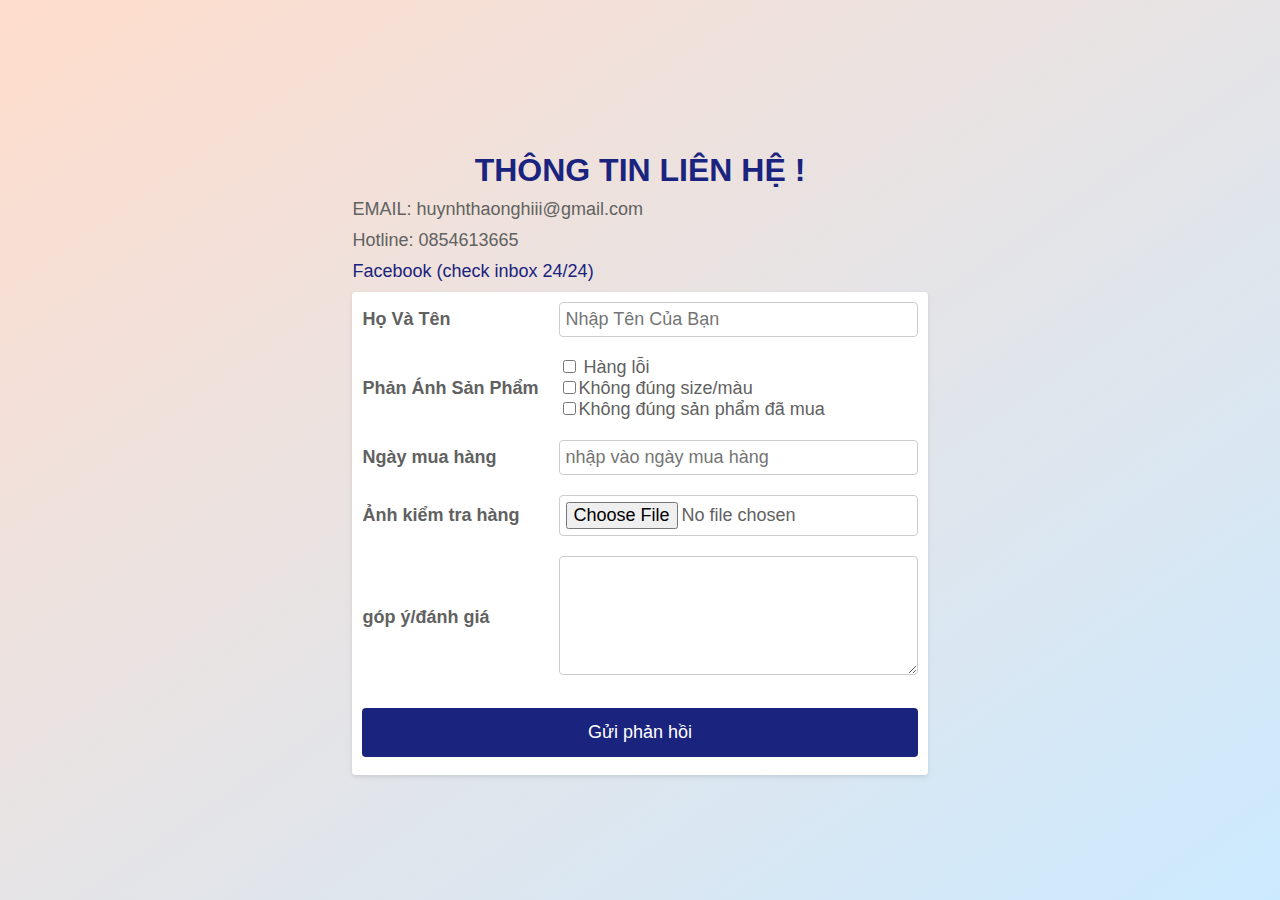
<file: lienhe.html>
<!DOCTYPE html>
<html lang="en">

<head>
    <meta charset="UTF-8">
    <meta http-equiv="X-UA-Compatible" content="IE=edge">
    <meta name="viewport" content="width=device-width, initial-scale=1.0">
    <title>Document</title>
    <link rel="stylesheet" href="css/lienhe.css">
    <style>
        body {
            font-family: Arial, sans-serif;
            background-color: #f0f4f8;
            display: flex;
            justify-content: center;
            align-items: center;
            min-height: 100vh;
            margin: 0;
            padding: 20px;
            box-sizing: border-box;
        }
        
        h2 {
            text-align: center;
            font-size: 32px;
            color: #1a237e;
            margin-bottom: 10px;
        }
        
        p {
            font-size: 18px;
            color: #616161;
            margin: 0 0 10px;
        }
        
        a {
            font-size: 18px;
            color: #1a237e;
            text-decoration: none;
            transition: color 0.3s;
        }
        
        a:hover {
            color: #5c6bc0;
        }
        
        table {
            background-color: #ffffff;
            padding: 20px;
            border-radius: 4px;
            box-shadow: 0 2px 4px rgba(0, 0, 0, 0.1);
        }
        
        th,
        td {
            text-align: left;
            font-size: 18px;
            color: #616161;
            padding: 10px;
        }
        
        input[type="text"],
        input[type="file"],
        textarea {
            width: 100%;
            padding: 6px;
            border: 1px solid #ccc;
            border-radius: 4px;
            box-sizing: border-box;
            font-size: 18px;
            color: #616161;
        }
        
        input[type="submit"] {
            width: 100%;
            background-color: #1a237e;
            color: white;
            padding: 14px 20px;
            margin: 8px 0;
            border: none;
            border-radius: 4px;
            cursor: pointer;
            font-size: 18px;
            transition: background-color 0.3s;
        }
        
        input[type="submit"]:hover {
            background-color: #5c6bc0;
        }
        
        @keyframes fadeIn {
            from {
                opacity: 0;
            }
            to {
                opacity: 1;
            }
        }
        
        body {
            animation: fadeIn 1s ease-in;
        }
    </style>
</head>

<body>
    <div>
        <h2>THÔNG TIN LIÊN HỆ !</h2>
        <p>EMAIL: huynhthaonghiii@gmail.com</p>
        <p>Hotline: 0854613665</p>
        <p><a href="https://www.facebook.com/profile.php?id=100040431413609&mibextid=ZbWKwL">Facebook (check inbox 24/24)</a>
        </p>
        <form>
            <table>
                <tr>
                    <td><b>Họ Và Tên</b>
                    </td>
                    <td>
                        <input type="text" placeholder="Nhập Tên Của Bạn">
                    </td>
                </tr>
                <tr>
                    <td><b>Phản Ánh Sản Phẩm</b>
                    </td>
                    <td>
                        <input type="checkbox"> Hàng lỗi
                        <br>
                        <input type="checkbox">Không đúng size/màu
                        <br>
                        <input type="checkbox">Không đúng sản phẩm đã mua
                        <br>
                    </td>
                </tr>
                <tr>
                    <td><b>Ngày mua hàng</b>
                    </td>
                    <td>
                        <input type="text" placeholder="nhập vào ngày mua hàng">
                    </td>
                </tr>
                <tr>
                    <td><b>Ảnh kiểm tra hàng</b>
                    </td>
                    <td>
                        <input type="file">
                    </td>
                </tr>
                <tr>
                    <td><b>góp ý/đánh giá</b>
                    </td>
                    <td>
                        <textarea name="" id="" cols="30" rows="5"></textarea>
                    </td>
                </tr>
                <tr>
                    <td colspan="2">
                        <input type="submit" value="Gửi phản hồi">
                    </td>
                </tr>
            </table>
        </form>
    </div>
    <script>
        document.querySelector('input[type="submit"]').addEventListener('click', function(e) {
            e.preventDefault();
            // Xử lý logic cho form ở đây
            // Ví dụ: Kiểm tra tên, ngày mua hàng, ảnh, góp ý/đánh giá có hợp lệ hay không
            // Nếu hợp lệ, gửi dữ liệu lên server
            alert('Cảm ơn bạn đã gửi phản hồi! Chúng tôi sẽ xem xét và phản hồi sớm nhất có thể.');
        });
    </script>
</body>

</html>
</file>
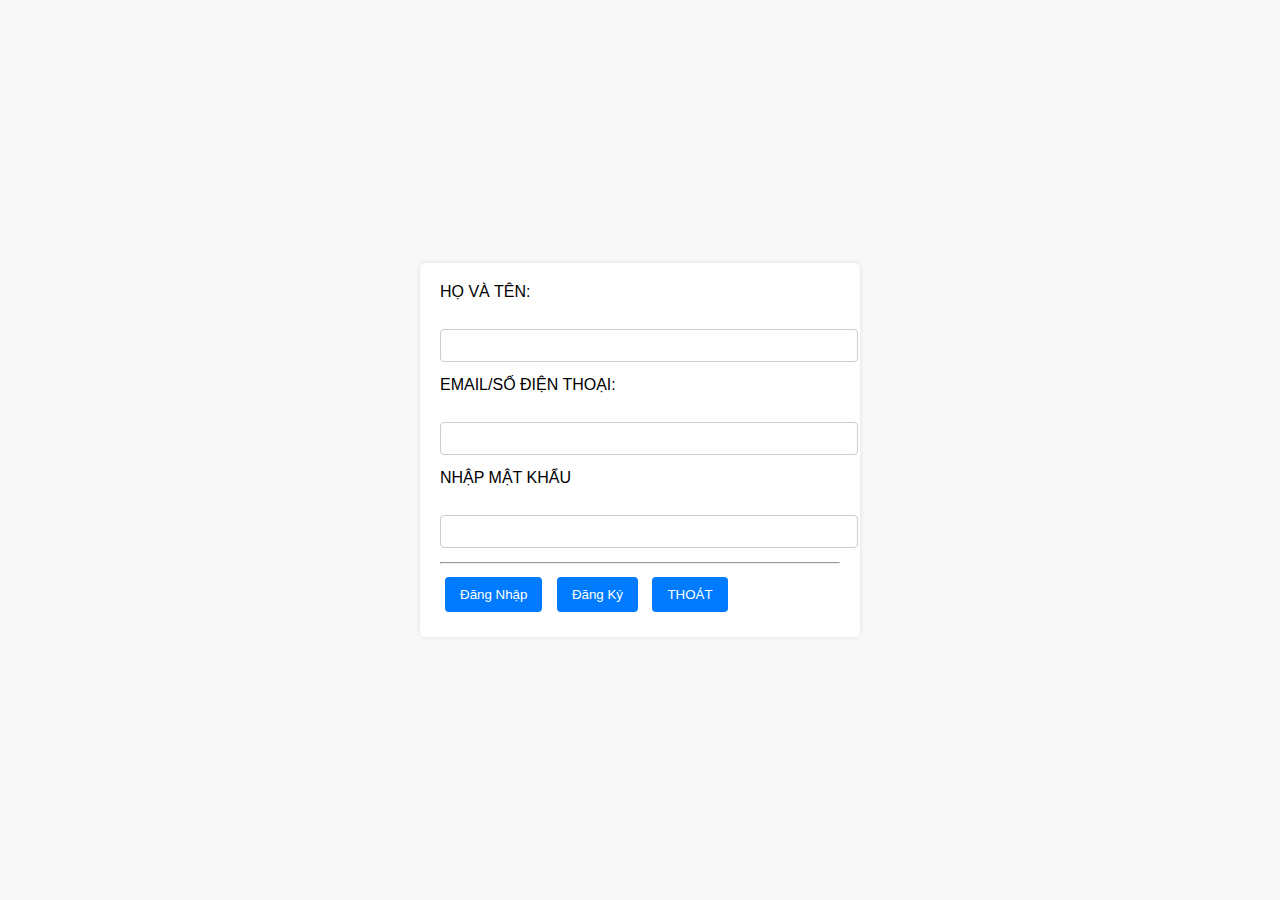
<file: taikhoan.html>
<!DOCTYPE html>
<html lang="en">

<head>
    <meta charset="UTF-8">
    <meta http-equiv="X-UA-Compatible" content="IE=edge">
    <meta name="viewport" content="width=device-width, initial-scale=1.0">
    <title>Document</title>
    <style>
        body {
            margin: 0;
            padding: 0;
            font-family: Arial, sans-serif;
            background-color: #f8f8f8;
        }
        
        .form-container {
            display: flex;
            justify-content: center;
            align-items: center;
            min-height: 100vh;
        }
        
        .form {
            background-color: white;
            padding: 20px;
            border-radius: 5px;
            box-shadow: 0 0 5px rgba(0, 0, 0, 0.1);
            width: 100%;
            max-width: 400px;
        }
        
        .form-control {
            display: block;
            width: 100%;
            padding: 8px;
            border: 1px solid #ccc;
            border-radius: 4px;
            margin: 5px 0;
        }
        
        label {
            display: block;
            margin-bottom: 5px;
        }
        
        button {
            padding: 10px 15px;
            border: none;
            background-color: #007BFF;
            color: white;
            cursor: pointer;
            border-radius: 4px;
            margin: 5px;
        }
        
        button:hover {
            background-color: #0056B3;
        }
        
        .error {
            color: red;
            font-size: 14px;
        }
    </style>
</head>

<body>
    <div class="form-container">
        <form id="loginForm" class="form" action="">
            <div>
                <label for="fullname">HỌ VÀ TÊN:</label>
                <br>
                <input id="fullname" class="form-control" type="text" tabindex="1">
                <p id="fullnameError" class="error"></p>
            </div>
            <div>
                <label for="emailOrPhone">EMAIL/SỐ ĐIỆN THOẠI:</label>
                <br>
                <input id="emailOrPhone" class="form-control" type="text">
                <p id="emailOrPhoneError" class="error"></p>
            </div>
            <label for="password">NHẬP MẬT KHẨU</label>
            <br>
            <input id="password" class="form-control" type="password">
            <p id="passwordError" class="error"></p>
            <hr>
            <div>
                <button id="loginBtn" tabindex="3">Đăng Nhập</button>
                <button id="registerBtn" tabindex="4">Đăng Ký</button>
                <button id="cancelBtn" tabindex="5">THOÁT</button>
            </div>
        </form>
    </div>
</body>

</html>

<script>
    const loginForm = document.getElementById('loginForm');
    const fullname = document.getElementById('fullname');
    const emailOrPhone = document.getElementById('emailOrPhone');
    const password = document.getElementById('password');
    const fullnameError = document.getElementById('fullnameError');
    const emailOrPhoneError = document.getElementById('emailOrPhoneError');
    const passwordError = document.getElementById('passwordError');
    const loginBtn = document.getElementById('loginBtn');
    const registerBtn = document.getElementById('registerBtn');
    const cancelBtn = document.getElementById('cancelBtn');

    function isValidName(name) {
        const nameRegex = /^[a-zA-ZÀ-ỹ\s]+$/;
        return nameRegex.test(name);
    }

    function isValidEmail(email) {
        const emailRegex = /^[\w-]+(\.[\w-]+)*@([\w-]+\.)+[a-zA-Z]{2,7}$/;
        return emailRegex.test(email);
    }

    function isValidPhone(phone) {
        const phoneRegex = /^(\+\d{1,2}\s?)?1?\-?\.?\s?\(?\d{3}\)?[\s.-]?\d{3}[\s.-]?\d{4}$/;
        return phoneRegex.test(phone);
    }

    function isValidPassword(password) {
        const passwordRegex = /^(?=.*\d)(?=.*[a-z])(?=.*[A-Z]).{8,}$/;
        return passwordRegex.test(password);
    }

    loginForm.addEventListener('submit', (e) => {
        e.preventDefault();

        let isValid = true;

        if (fullname.value.trim() === '') {
            isValid = false;
            fullnameError.textContent = 'Họ và tên không được để trống';
        } else {
            fullnameError.textContent = '';
        }

        if (emailOrPhone.value.trim() === '') {
            isValid = false;
            emailOrPhoneError.textContent = 'Email/số điện thoại không được để trống';
        } else {
            emailOrPhoneError.textContent = '';
        }

        if (password.value.trim() === '') {
            isValid = false;
            passwordError.textContent = 'Mật khẩu không được để trống';
        } else {
            passwordError.textContent = '';
        }



        if (!isValidName(fullname.value.trim())) {
            isValid = false;
            fullnameError.textContent = 'Họ và tên không hợp lệ';
        } else {
            fullnameError.textContent = '';
        }

        const input = emailOrPhone.value.trim();
        if (!isValidEmail(input) && !isValidPhone(input)) {
            isValid = false;
            emailOrPhoneError.textContent = 'Email/số điện thoại không hợp lệ';
        } else {
            emailOrPhoneError.textContent = '';
        }

        if (!isValidPassword(password.value.trim())) {
            isValid = false;
            passwordError.textContent = 'Mật khẩu không hợp lệ (ít nhất 8 ký tự, bao gồm chữ hoa, chữ thường và số)';
        } else {
            passwordError.textContent = '';
        }

        if (isValid) {
            console.log('Đăng nhập thành công');
            // Thực hiện các hành động khi đăng nhập thành công, ví dụ chuyển hướng đến trang chủ hoặc hiển thị thông báo thành công.
            // Thực hiện các hành động khi đăng nhập thành công, ví dụ chuyển hướng đến
            // trang chủ hoặc hiển thị thông báo thành công.
            alert('Đăng nhập thành công');
            // window.location.href = 'trang-chu.html';
        }
    });

    registerBtn.addEventListener('click', (e) => {
        e.preventDefault();
        // Chuyển hướng đến trang đăng ký hoặc hiển thị form đăng ký
        // window.location.href = 'dang-ky.html';
        console.log('Chuyển đến trang đăng ký');
    });

    cancelBtn.addEventListener('click', (e) => {
        e.preventDefault();
        // Hủy bỏ việc đăng nhập và đóng form hoặc chuyển hướng đến trang khác
        // window.location.href = 'trang-chu.html';
        console.log('Đã hủy đăng nhập');
    });
</script>

</body>

</html>
</file>
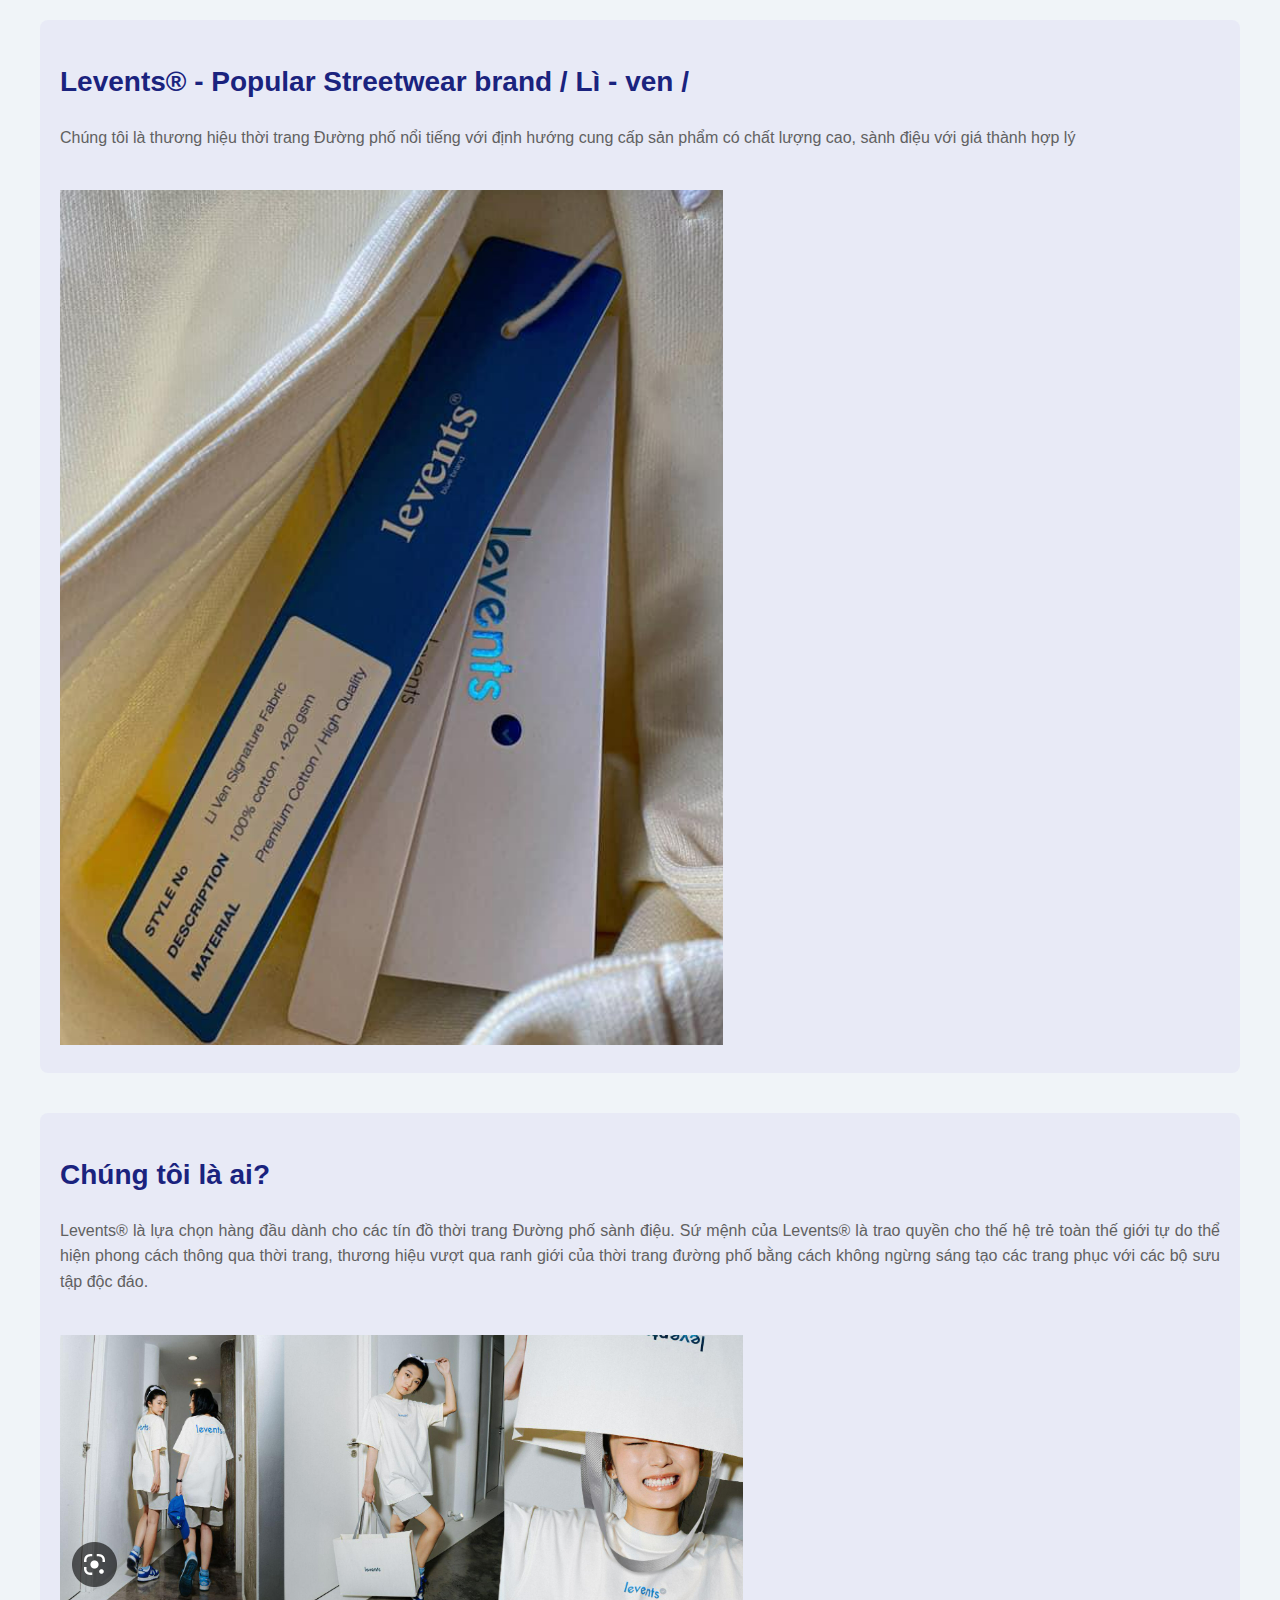
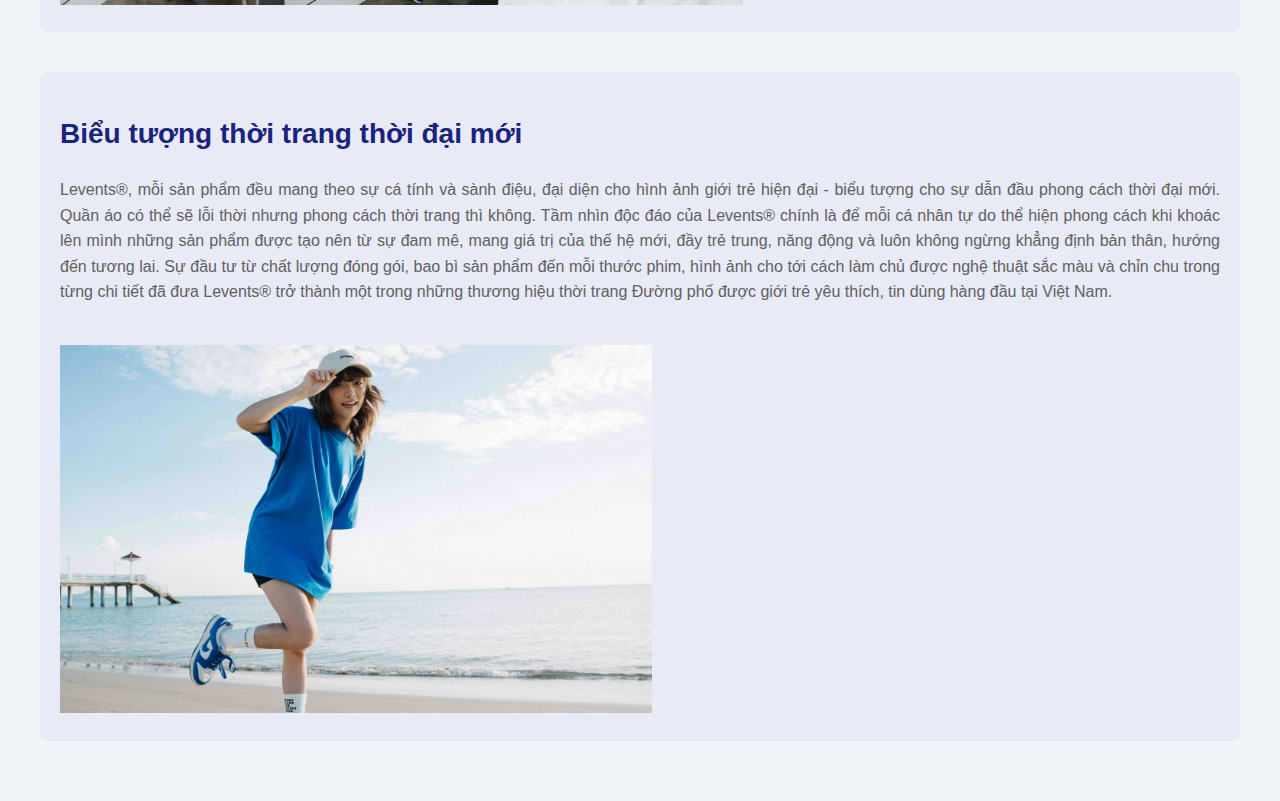
<file: thongtin.html>
<!DOCTYPE html>
<html lang="en">

<head>
    <meta charset="UTF-8">
    <meta http-equiv="X-UA-Compatible" content="IE=edge">
    <meta name="viewport" content="width=device-width, initial-scale=1.0">
    <title>Document</title>
    <style>
        body {
            margin: 0;
            padding: 0;
            font-family: Arial, sans-serif;
            line-height: 1.6;
            color: #333;
            background-color: #f0f4f8;
        }
        
        .container {
            width: 100%;
            max-width: 1200px;
            margin: 0 auto;
            padding: 20px;
        }
        
        img {
            max-width: 100%;
            height: auto;
        }
        
        h3 {
            font-size: 28px;
            margin: 20px 0;
            color: #1a237e;
        }
        
        p {
            font-size: 16px;
            margin-bottom: 20px;
            text-align: justify;
            color: #616161;
        }
        
        .section {
            margin-bottom: 40px;
            opacity: 0;
            transition: opacity 1s ease;
            background-color: #e8eaf6;
            padding: 20px;
            border-radius: 8px;
        }
        
        .section.visible {
            opacity: 1;
        }
        
        .section img {
            margin-top: 20px;
            transition: transform 0.3s ease;
        }
        
        .section img:hover {
            transform: scale(1.1);
        }
    </style>
    <script>
        document.addEventListener('DOMContentLoaded', function() {
            const sections = document.querySelectorAll('.section');

            function onScroll() {
                const windowHeight = window.innerHeight;
                const scrollY = window.scrollY;

                sections.forEach(section => {
                    const sectionTop = section.getBoundingClientRect().top + scrollY;
                    const sectionHeight = section.offsetHeight;

                    if (scrollY + windowHeight >= sectionTop + sectionHeight / 4) {
                        section.classList.add('visible');
                    } else {
                        section.classList.remove('visible');
                    }
                });
            }

            window.addEventListener('scroll', onScroll);
            onScroll();
        });
    </script>
</head>

<body>
    <div class="container">
        <div class="section">
            <h3>Levents® - Popular Streetwear brand / Lì - ven /</h3>
            <p>Chúng tôi là thương hiệu thời trang Đường phố nổi tiếng với định hướng cung cấp sản phẩm có chất lượng cao, sành điệu với giá thành hợp lý</p>
            <img src="img/levenscard.png" alt="">
        </div>

        <div class="section">
            <h3>Chúng tôi là ai?</h3>
            <p>Levents® là lựa chọn hàng đầu dành cho các tín đồ thời trang Đường phố sành điệu. Sứ mệnh của Levents® là trao quyền cho thế hệ trẻ toàn thế giới tự do thể hiện phong cách thông qua thời trang, thương hiệu vượt qua ranh giới của thời trang đường phố bằng cách không ngừng sáng tạo các trang phục với các bộ sưu tập độc đáo.</p>
            <img src="img/2.png" alt="">
        </div>
        <div class="section">
            <h3>Biểu tượng thời trang thời đại mới</h3>
            <p>Levents®, mỗi sản phẩm đều mang theo sự cá tính và sành điệu, đại diện cho hình ảnh giới trẻ hiện đại - biểu tượng cho sự dẫn đầu phong cách thời đại mới. Quần áo có thể sẽ lỗi thời nhưng phong cách thời trang thì không. Tầm nhìn độc đáo của Levents® chính là để mỗi cá nhân tự do thể hiện phong cách khi khoác lên mình những sản phẩm được tạo nên từ sự đam mê, mang giá trị của thế hệ mới, đầy trẻ trung, năng động và luôn không ngừng khẳng định bản thân, hướng đến tương lai. Sự đầu tư từ chất lượng đóng gói, bao bì sản phẩm đến mỗi thước phim, hình ảnh cho tới cách làm chủ được nghệ thuật sắc màu và chỉn chu trong từng chi tiết đã đưa Levents® trở thành một trong những thương hiệu thời trang Đường phố được giới trẻ yêu thích, tin dùng hàng đầu tại Việt Nam.</p>
            <img src="img/3.png" alt="">
        </div>
    </div>
</body>

</html>
</file>
<file: css/lienhe.css>
body{
    background: linear-gradient(to bottom right, rgb(255, 221, 204), rgb(204, 234, 255));
}

table {
    border-collapse: collapse;
    box-shadow: 0 0 10px rgba(0, 0, 0, 0.15);
}

table tr td {
    border: none;
    padding: 10px;
}

tr:hover {
    background-color: rgba(255, 255, 255, 0.5);
    box-shadow: 0 0 10px rgba(0, 0, 0, 0.25);
}
</file>
